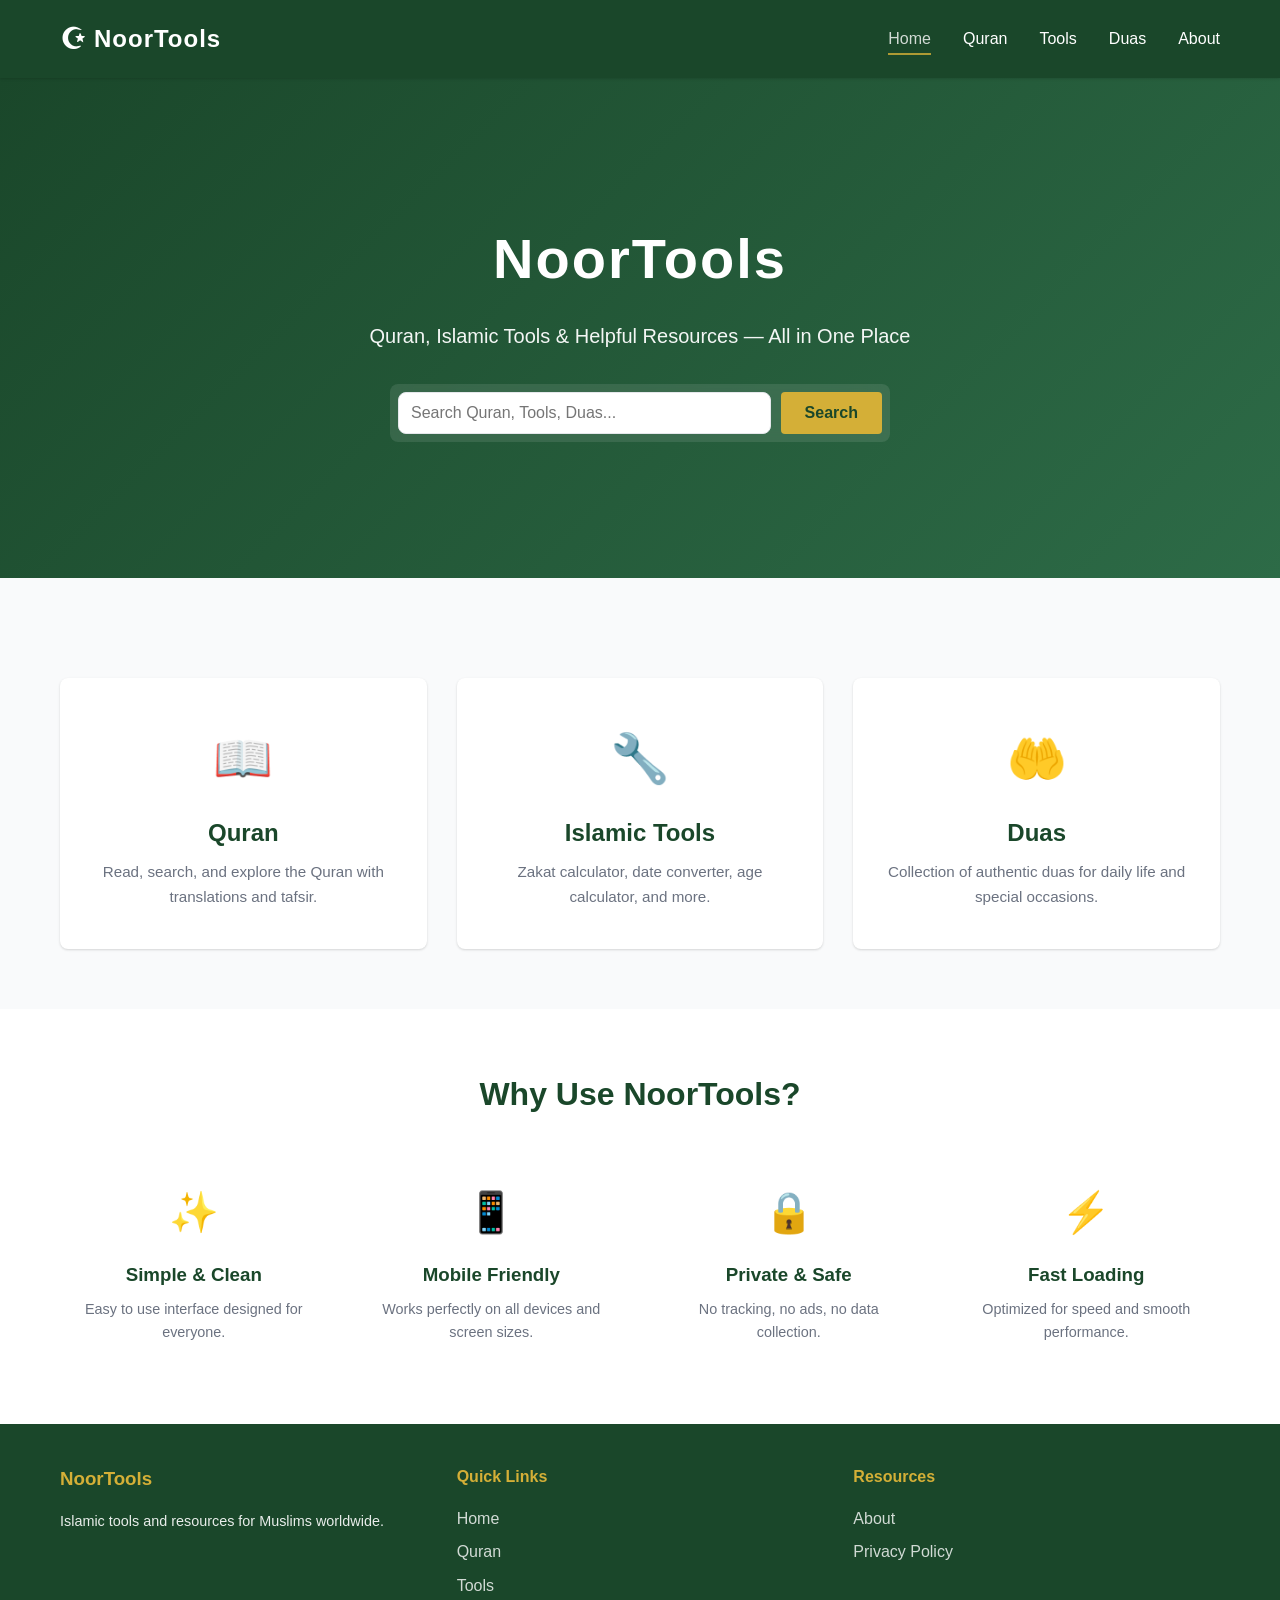
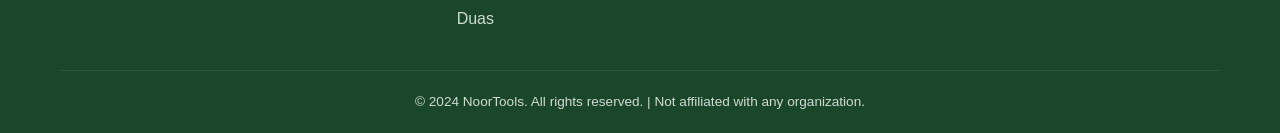
<file: index.html>
<!DOCTYPE html>
<html lang="en">
<head>
    <meta charset="UTF-8">
    <meta name="viewport" content="width=device-width, initial-scale=1.0">
    <meta name="description" content="NoorTools - Quran, Islamic Tools & Helpful Resources. Access Quran, Islamic calculators, duas, and daily Islamic utilities all in one place.">
    <meta name="theme-color" content="#1a472a">
    
    <!-- Open Graph -->
    <meta property="og:title" content="NoorTools - Islamic Tools & Quran Resources">
    <meta property="og:description" content="Access Quran, Islamic calculators, duas, and helpful Islamic utilities.">
    <meta property="og:type" content="website">
    <meta property="og:url" content="https://noortools.com">
    
    <title>NoorTools - Quran, Islamic Tools & Helpful Resources</title>
    <link rel="stylesheet" href="css/style.css">
    <link rel="icon" type="image/svg+xml" href="data:image/svg+xml,<svg xmlns='http://www.w3.org/2000/svg' viewBox='0 0 100 100'><text y='75' font-size='75' fill='%231a472a'>☪</text></svg>">
</head>
<body>
    <!-- Navigation -->
    <nav class="navbar" id="navbar">
        <div class="nav-container">
            <div class="nav-brand">
                <span class="logo-icon">☪</span>
                <span class="logo-text">NoorTools</span>
            </div>
            
            <button class="mobile-menu-btn" id="mobileMenuBtn" aria-label="Toggle menu">
                <span></span>
                <span></span>
                <span></span>
            </button>
            
            <ul class="nav-menu" id="navMenu">
                <li><a href="index.html" class="active">Home</a></li>
                <li><a href="quran.html">Quran</a></li>
                <li><a href="tools.html">Tools</a></li>
                <li><a href="duas.html">Duas</a></li>
                <li><a href="about.html">About</a></li>
            </ul>
        </div>
    </nav>

    <!-- Hero Section -->
    <section class="hero">
        <div class="hero-content">
            <h1>NoorTools</h1>
            <p class="tagline">Quran, Islamic Tools & Helpful Resources — All in One Place</p>
            <div class="search-box">
                <input type="text" id="homeSearch" placeholder="Search Quran, Tools, Duas..." aria-label="Search">
                <button id="homeSearchBtn" aria-label="Search">Search</button>
            </div>
        </div>
    </section>

    <!-- Feature Cards -->
    <section class="features">
        <div class="container">
            <div class="features-grid">
                <!-- Quran Card -->
                <a href="quran.html" class="feature-card" role="button">
                    <div class="card-icon">📖</div>
                    <h2>Quran</h2>
                    <p>Read, search, and explore the Quran with translations and tafsir.</p>
                </a>

                <!-- Islamic Tools Card -->
                <a href="tools.html" class="feature-card" role="button">
                    <div class="card-icon">🔧</div>
                    <h2>Islamic Tools</h2>
                    <p>Zakat calculator, date converter, age calculator, and more.</p>
                </a>

                <!-- Duas Card -->
                <a href="duas.html" class="feature-card" role="button">
                    <div class="card-icon">🤲</div>
                    <h2>Duas</h2>
                    <p>Collection of authentic duas for daily life and special occasions.</p>
                </a>
            </div>
        </div>
    </section>

    <!-- Quick Info Section -->
    <section class="quick-info">
        <div class="container">
            <h2>Why Use NoorTools?</h2>
            <div class="info-grid">
                <div class="info-item">
                    <span class="info-icon">✨</span>
                    <h3>Simple & Clean</h3>
                    <p>Easy to use interface designed for everyone.</p>
                </div>
                <div class="info-item">
                    <span class="info-icon">📱</span>
                    <h3>Mobile Friendly</h3>
                    <p>Works perfectly on all devices and screen sizes.</p>
                </div>
                <div class="info-item">
                    <span class="info-icon">🔒</span>
                    <h3>Private & Safe</h3>
                    <p>No tracking, no ads, no data collection.</p>
                </div>
                <div class="info-item">
                    <span class="info-icon">⚡</span>
                    <h3>Fast Loading</h3>
                    <p>Optimized for speed and smooth performance.</p>
                </div>
            </div>
        </div>
    </section>

    <!-- Footer -->
    <footer>
        <div class="container">
            <div class="footer-content">
                <div class="footer-section">
                    <h3>NoorTools</h3>
                    <p>Islamic tools and resources for Muslims worldwide.</p>
                </div>
                <div class="footer-section">
                    <h4>Quick Links</h4>
                    <ul>
                        <li><a href="index.html">Home</a></li>
                        <li><a href="quran.html">Quran</a></li>
                        <li><a href="tools.html">Tools</a></li>
                        <li><a href="duas.html">Duas</a></li>
                    </ul>
                </div>
                <div class="footer-section">
                    <h4>Resources</h4>
                    <ul>
                        <li><a href="about.html">About</a></li>
                        <li><a href="privacy.html">Privacy Policy</a></li>
                    </ul>
                </div>
            </div>
            <div class="footer-bottom">
                <p>&copy; 2024 NoorTools. All rights reserved. | Not affiliated with any organization.</p>
            </div>
        </div>
    </footer>

    <script src="js/navigation.js"></script>
    <script src="js/search.js"></script>
</body>
</html>
</file>
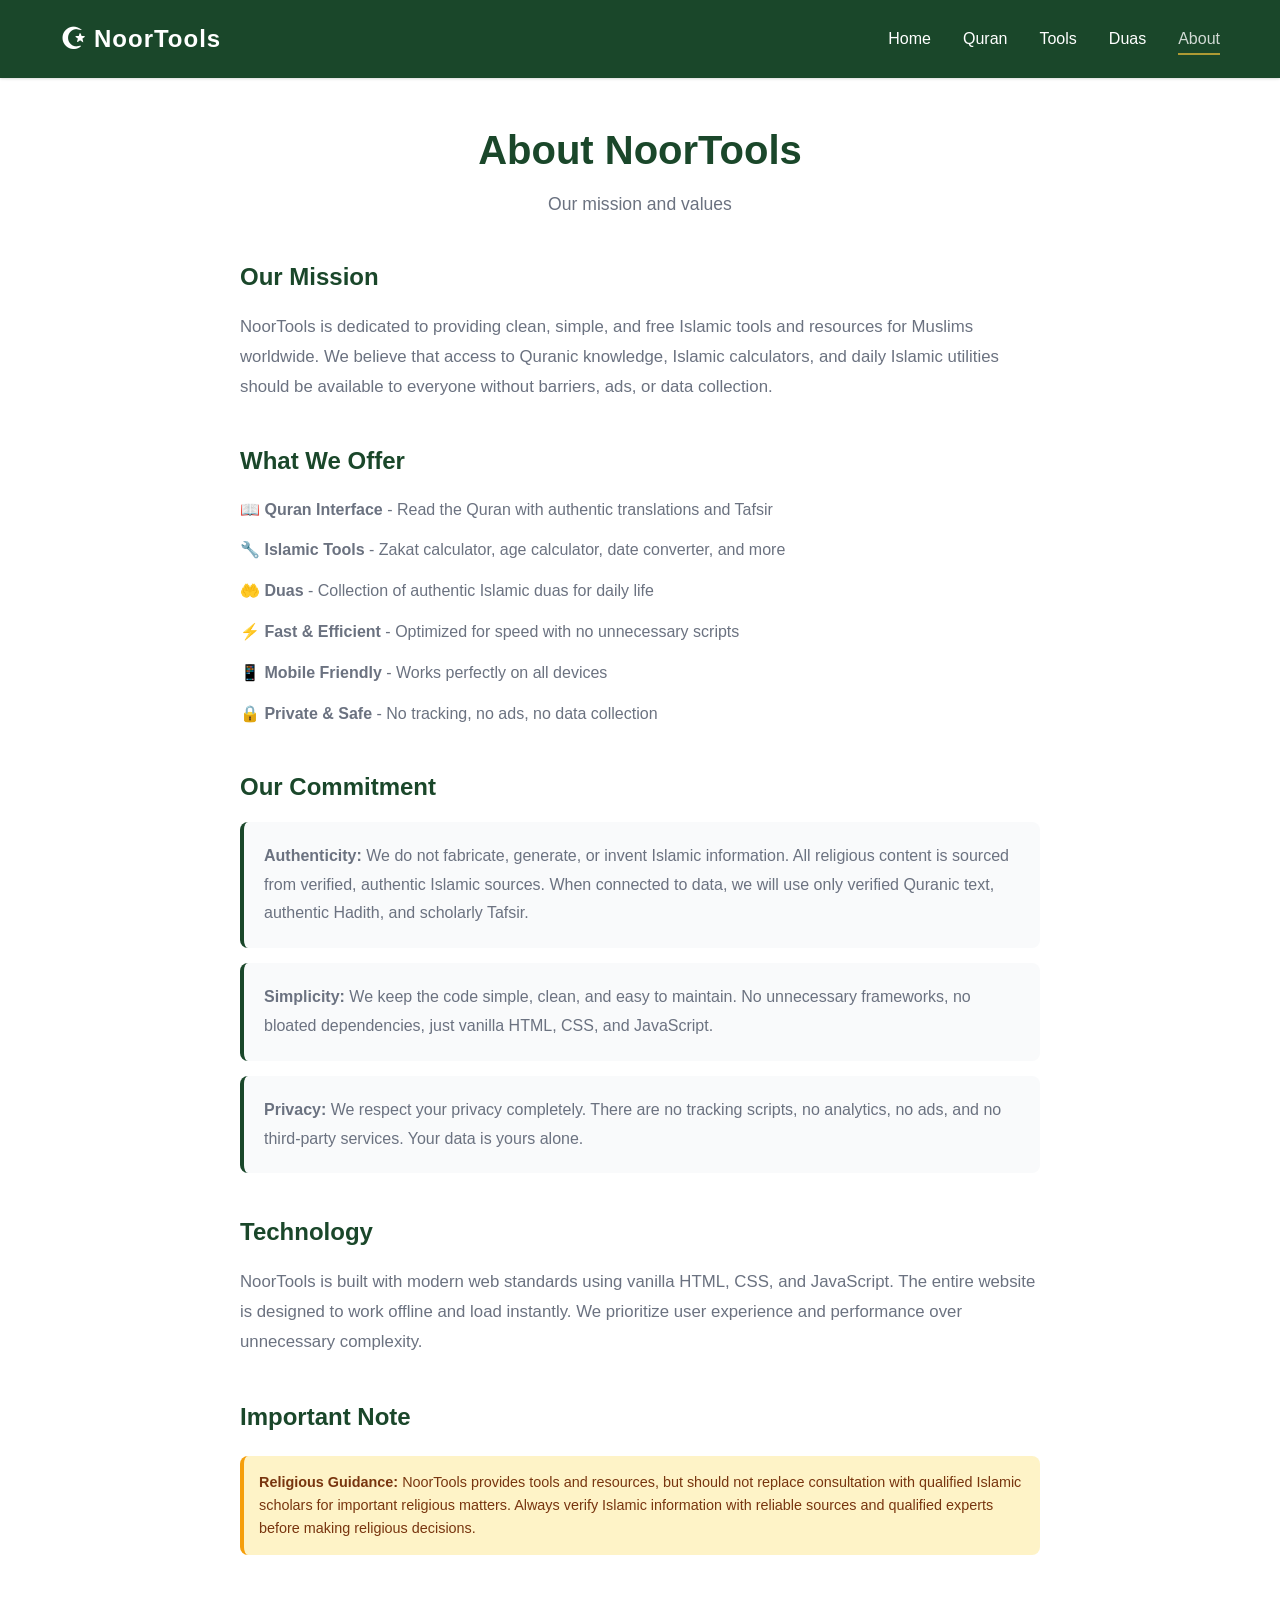
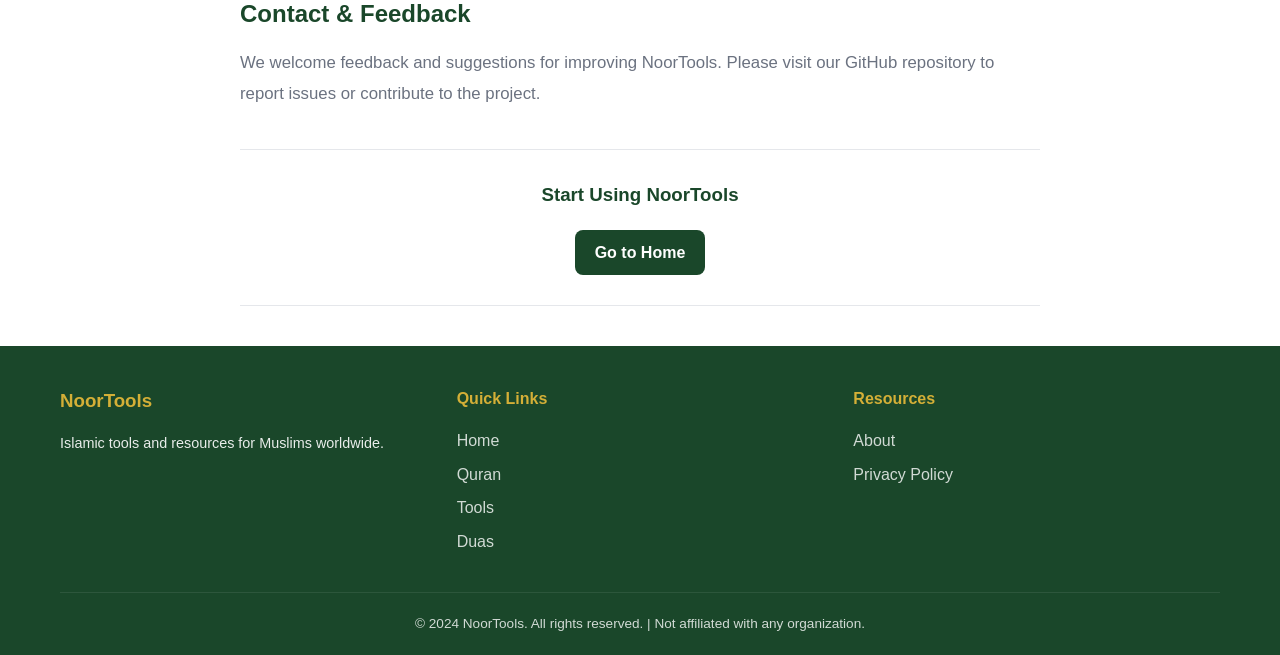
<file: about.html>
<!DOCTYPE html>
<html lang="en">
<head>
    <meta charset="UTF-8">
    <meta name="viewport" content="width=device-width, initial-scale=1.0">
    <meta name="description" content="About NoorTools - Learn about our mission to provide clean, free Islamic tools and resources for Muslims worldwide.">
    <meta name="theme-color" content="#1a472a">
    
    <meta property="og:title" content="About NoorTools">
    <meta property="og:description" content="About NoorTools - Islamic tools and resources for Muslims.">
    <meta property="og:type" content="website">
    
    <title>About - NoorTools</title>
    <link rel="stylesheet" href="css/style.css">
    <link rel="icon" type="image/svg+xml" href="data:image/svg+xml,<svg xmlns='http://www.w3.org/2000/svg' viewBox='0 0 100 100'><text y='75' font-size='75' fill='%231a472a'>☪</text></svg>">
</head>
<body>
    <nav class="navbar" id="navbar">
        <div class="nav-container">
            <div class="nav-brand">
                <span class="logo-icon">☪</span>
                <span class="logo-text">NoorTools</span>
            </div>
            
            <button class="mobile-menu-btn" id="mobileMenuBtn" aria-label="Toggle menu">
                <span></span>
                <span></span>
                <span></span>
            </button>
            
            <ul class="nav-menu" id="navMenu">
                <li><a href="index.html">Home</a></li>
                <li><a href="quran.html">Quran</a></li>
                <li><a href="tools.html">Tools</a></li>
                <li><a href="duas.html">Duas</a></li>
                <li><a href="about.html" class="active">About</a></li>
            </ul>
        </div>
    </nav>

    <div class="page-content">
        <div class="container">
            <div class="page-header">
                <h1>About NoorTools</h1>
                <p>Our mission and values</p>
            </div>

            <div style="max-width: 800px; margin: 0 auto;">
                <section style="margin-bottom: 40px;">
                    <h2 style="color: #1a472a; margin-bottom: 15px;">Our Mission</h2>
                    <p style="color: #6b7280; line-height: 1.8; font-size: 1.05rem;">
                        NoorTools is dedicated to providing clean, simple, and free Islamic tools and resources for Muslims worldwide. 
                        We believe that access to Quranic knowledge, Islamic calculators, and daily Islamic utilities should be available to everyone 
                        without barriers, ads, or data collection.
                    </p>
                </section>

                <section style="margin-bottom: 40px;">
                    <h2 style="color: #1a472a; margin-bottom: 15px;">What We Offer</h2>
                    <ul style="color: #6b7280; line-height: 1.8; font-size: 1rem; list-style: none; padding-left: 0;">
                        <li style="margin-bottom: 12px;"><strong>📖 Quran Interface</strong> - Read the Quran with authentic translations and Tafsir</li>
                        <li style="margin-bottom: 12px;"><strong>🔧 Islamic Tools</strong> - Zakat calculator, age calculator, date converter, and more</li>
                        <li style="margin-bottom: 12px;"><strong>🤲 Duas</strong> - Collection of authentic Islamic duas for daily life</li>
                        <li style="margin-bottom: 12px;"><strong>⚡ Fast & Efficient</strong> - Optimized for speed with no unnecessary scripts</li>
                        <li style="margin-bottom: 12px;"><strong>📱 Mobile Friendly</strong> - Works perfectly on all devices</li>
                        <li style="margin-bottom: 12px;"><strong>🔒 Private & Safe</strong> - No tracking, no ads, no data collection</li>
                    </ul>
                </section>

                <section style="margin-bottom: 40px;">
                    <h2 style="color: #1a472a; margin-bottom: 15px;">Our Commitment</h2>
                    <div style="background: #f9fafb; padding: 20px; border-left: 4px solid #1a472a; border-radius: 8px;">
                        <p style="color: #6b7280; line-height: 1.8; margin: 0;">
                            <strong>Authenticity:</strong> We do not fabricate, generate, or invent Islamic information. 
                            All religious content is sourced from verified, authentic Islamic sources. When connected to data, 
                            we will use only verified Quranic text, authentic Hadith, and scholarly Tafsir.
                        </p>
                    </div>
                    <div style="background: #f9fafb; padding: 20px; border-left: 4px solid #1a472a; border-radius: 8px; margin-top: 15px;">
                        <p style="color: #6b7280; line-height: 1.8; margin: 0;">
                            <strong>Simplicity:</strong> We keep the code simple, clean, and easy to maintain. 
                            No unnecessary frameworks, no bloated dependencies, just vanilla HTML, CSS, and JavaScript.
                        </p>
                    </div>
                    <div style="background: #f9fafb; padding: 20px; border-left: 4px solid #1a472a; border-radius: 8px; margin-top: 15px;">
                        <p style="color: #6b7280; line-height: 1.8; margin: 0;">
                            <strong>Privacy:</strong> We respect your privacy completely. There are no tracking scripts, 
                            no analytics, no ads, and no third-party services. Your data is yours alone.
                        </p>
                    </div>
                </section>

                <section style="margin-bottom: 40px;">
                    <h2 style="color: #1a472a; margin-bottom: 15px;">Technology</h2>
                    <p style="color: #6b7280; line-height: 1.8; font-size: 1.05rem;">
                        NoorTools is built with modern web standards using vanilla HTML, CSS, and JavaScript. 
                        The entire website is designed to work offline and load instantly. We prioritize user experience 
                        and performance over unnecessary complexity.
                    </p>
                </section>

                <section style="margin-bottom: 40px;">
                    <h2 style="color: #1a472a; margin-bottom: 15px;">Important Note</h2>
                    <div class="info-note">
                        <strong>Religious Guidance:</strong> NoorTools provides tools and resources, but should not replace 
                        consultation with qualified Islamic scholars for important religious matters. Always verify Islamic 
                        information with reliable sources and qualified experts before making religious decisions.
                    </div>
                </section>

                <section style="margin-bottom: 40px;">
                    <h2 style="color: #1a472a; margin-bottom: 15px;">Contact & Feedback</h2>
                    <p style="color: #6b7280; line-height: 1.8; font-size: 1.05rem;">
                        We welcome feedback and suggestions for improving NoorTools. Please visit our GitHub repository 
                        to report issues or contribute to the project.
                    </p>
                </section>

                <div style="text-align: center; padding: 30px 0; border-top: 1px solid #e5e7eb; border-bottom: 1px solid #e5e7eb;">
                    <h3 style="color: #1a472a; margin-bottom: 20px;">Start Using NoorTools</h3>
                    <a href="index.html" class="btn" style="display: inline-block;">Go to Home</a>
                </div>
            </div>
        </div>
    </div>

    <footer>
        <div class="container">
            <div class="footer-content">
                <div class="footer-section">
                    <h3>NoorTools</h3>
                    <p>Islamic tools and resources for Muslims worldwide.</p>
                </div>
                <div class="footer-section">
                    <h4>Quick Links</h4>
                    <ul>
                        <li><a href="index.html">Home</a></li>
                        <li><a href="quran.html">Quran</a></li>
                        <li><a href="tools.html">Tools</a></li>
                        <li><a href="duas.html">Duas</a></li>
                    </ul>
                </div>
                <div class="footer-section">
                    <h4>Resources</h4>
                    <ul>
                        <li><a href="about.html">About</a></li>
                        <li><a href="privacy.html">Privacy Policy</a></li>
                    </ul>
                </div>
            </div>
            <div class="footer-bottom">
                <p>&copy; 2024 NoorTools. All rights reserved. | Not affiliated with any organization.</p>
            </div>
        </div>
    </footer>

    <script src="js/navigation.js"></script>
</body>
</html>
</file>
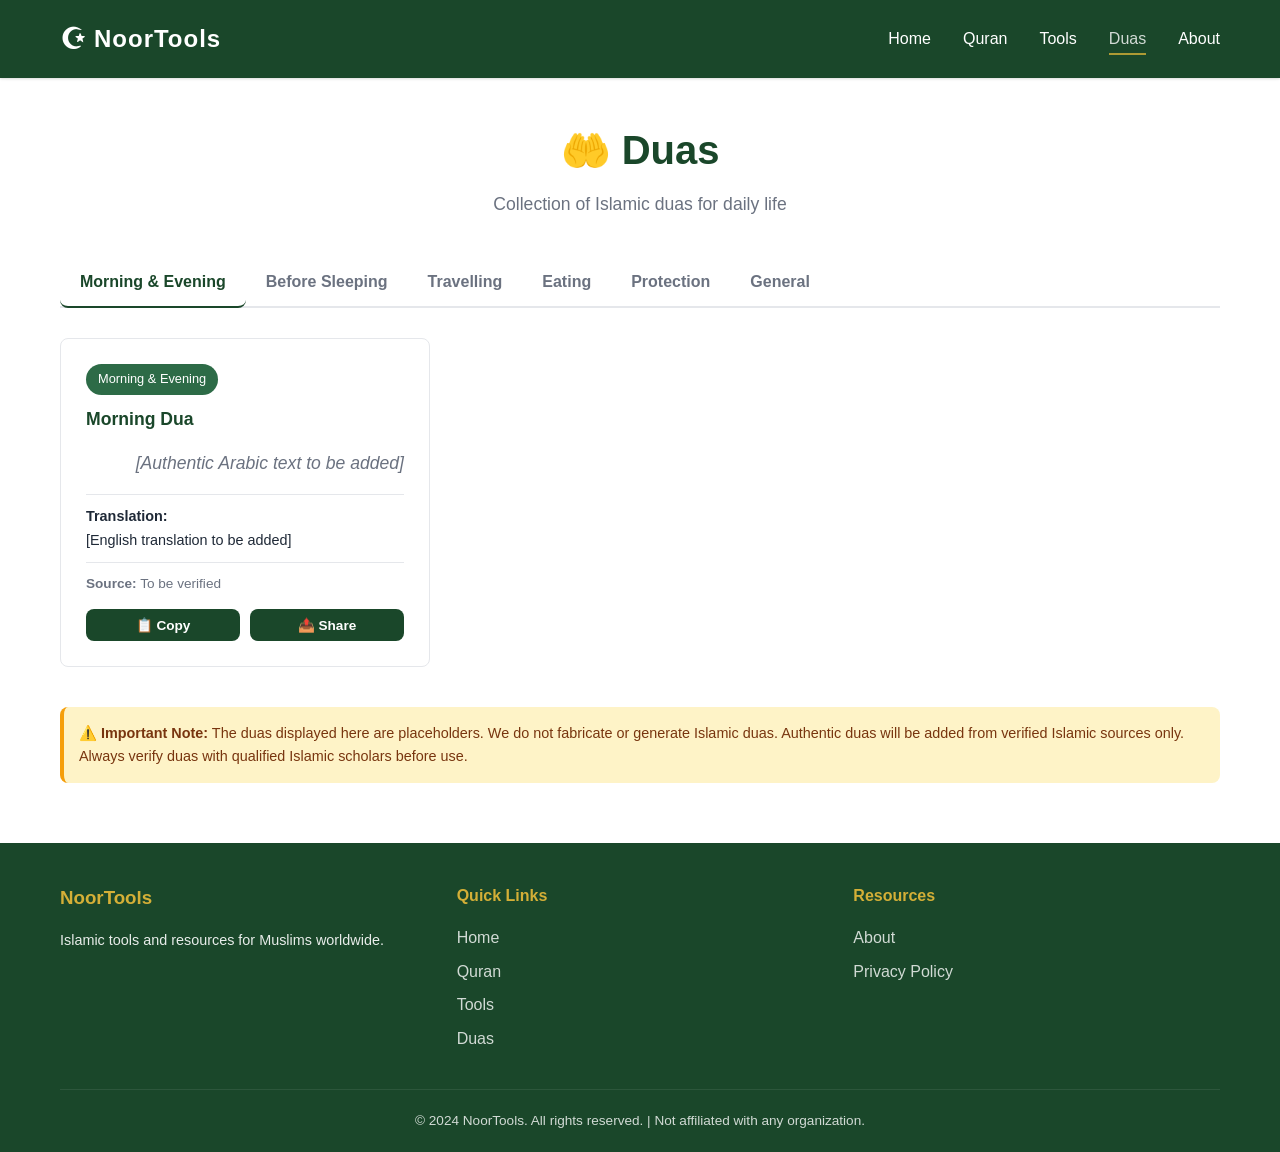
<file: duas.html>
<!DOCTYPE html>
<html lang="en">
<head>
    <meta charset="UTF-8">
    <meta name="viewport" content="width=device-width, initial-scale=1.0">
    <meta name="description" content="Collection of authentic Islamic duas for daily life, morning, evening, and special occasions on NoorTools.">
    <meta name="theme-color" content="#1a472a">
    
    <meta property="og:title" content="Duas - NoorTools">
    <meta property="og:description" content="Islamic duas for morning, evening, eating, traveling, protection, and more.">
    <meta property="og:type" content="website">
    
    <title>Duas - NoorTools</title>
    <link rel="stylesheet" href="css/style.css">
    <link rel="icon" type="image/svg+xml" href="data:image/svg+xml,<svg xmlns='http://www.w3.org/2000/svg' viewBox='0 0 100 100'><text y='75' font-size='75' fill='%231a472a'>☪</text></svg>">
</head>
<body>
    <nav class="navbar" id="navbar">
        <div class="nav-container">
            <div class="nav-brand">
                <span class="logo-icon">☪</span>
                <span class="logo-text">NoorTools</span>
            </div>
            
            <button class="mobile-menu-btn" id="mobileMenuBtn" aria-label="Toggle menu">
                <span></span>
                <span></span>
                <span></span>
            </button>
            
            <ul class="nav-menu" id="navMenu">
                <li><a href="index.html">Home</a></li>
                <li><a href="quran.html">Quran</a></li>
                <li><a href="tools.html">Tools</a></li>
                <li><a href="duas.html" class="active">Duas</a></li>
                <li><a href="about.html">About</a></li>
            </ul>
        </div>
    </nav>

    <div class="page-content">
        <div class="container">
            <div class="page-header">
                <h1>🤲 Duas</h1>
                <p>Collection of Islamic duas for daily life</p>
            </div>

            <div style="margin-bottom: 30px;">
                <div class="tabs" id="duasTabs">
                    <button class="tab-btn active" data-category="morning">Morning & Evening</button>
                    <button class="tab-btn" data-category="sleep">Before Sleeping</button>
                    <button class="tab-btn" data-category="travel">Travelling</button>
                    <button class="tab-btn" data-category="eating">Eating</button>
                    <button class="tab-btn" data-category="protection">Protection</button>
                    <button class="tab-btn" data-category="general">General</button>
                </div>
            </div>

            <div class="duas-grid" id="duasContainer">
                <!-- Populated by JavaScript -->
            </div>

            <div class="info-note" style="margin-top: 40px;">
                <strong>⚠️ Important Note:</strong> The duas displayed here are placeholders. We do not fabricate or generate Islamic duas. Authentic duas will be added from verified Islamic sources only. Always verify duas with qualified Islamic scholars before use.
            </div>
        </div>
    </div>

    <footer>
        <div class="container">
            <div class="footer-content">
                <div class="footer-section">
                    <h3>NoorTools</h3>
                    <p>Islamic tools and resources for Muslims worldwide.</p>
                </div>
                <div class="footer-section">
                    <h4>Quick Links</h4>
                    <ul>
                        <li><a href="index.html">Home</a></li>
                        <li><a href="quran.html">Quran</a></li>
                        <li><a href="tools.html">Tools</a></li>
                        <li><a href="duas.html">Duas</a></li>
                    </ul>
                </div>
                <div class="footer-section">
                    <h4>Resources</h4>
                    <ul>
                        <li><a href="about.html">About</a></li>
                        <li><a href="privacy.html">Privacy Policy</a></li>
                    </ul>
                </div>
            </div>
            <div class="footer-bottom">
                <p>&copy; 2024 NoorTools. All rights reserved. | Not affiliated with any organization.</p>
            </div>
        </div>
    </footer>

    <script src="js/navigation.js"></script>
    <script src="js/duas.js"></script>
</body>
</html>
</file>
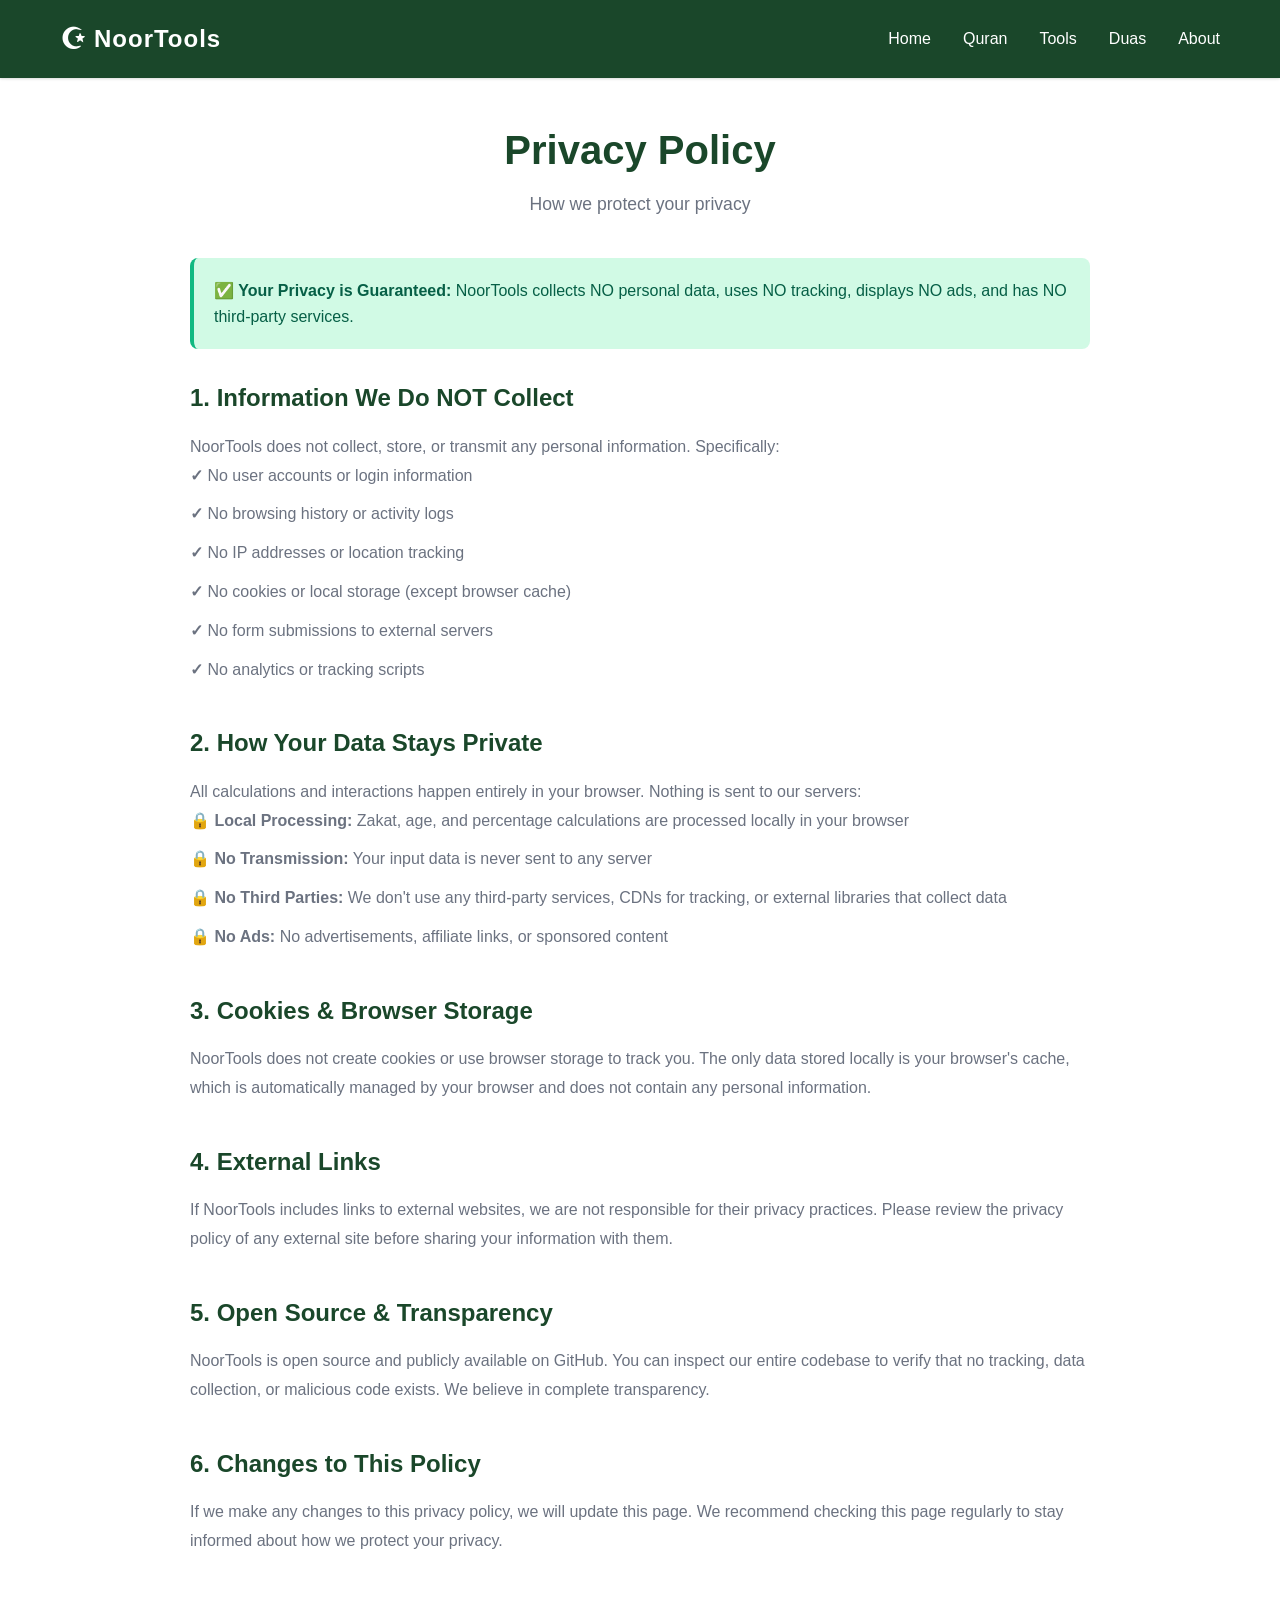
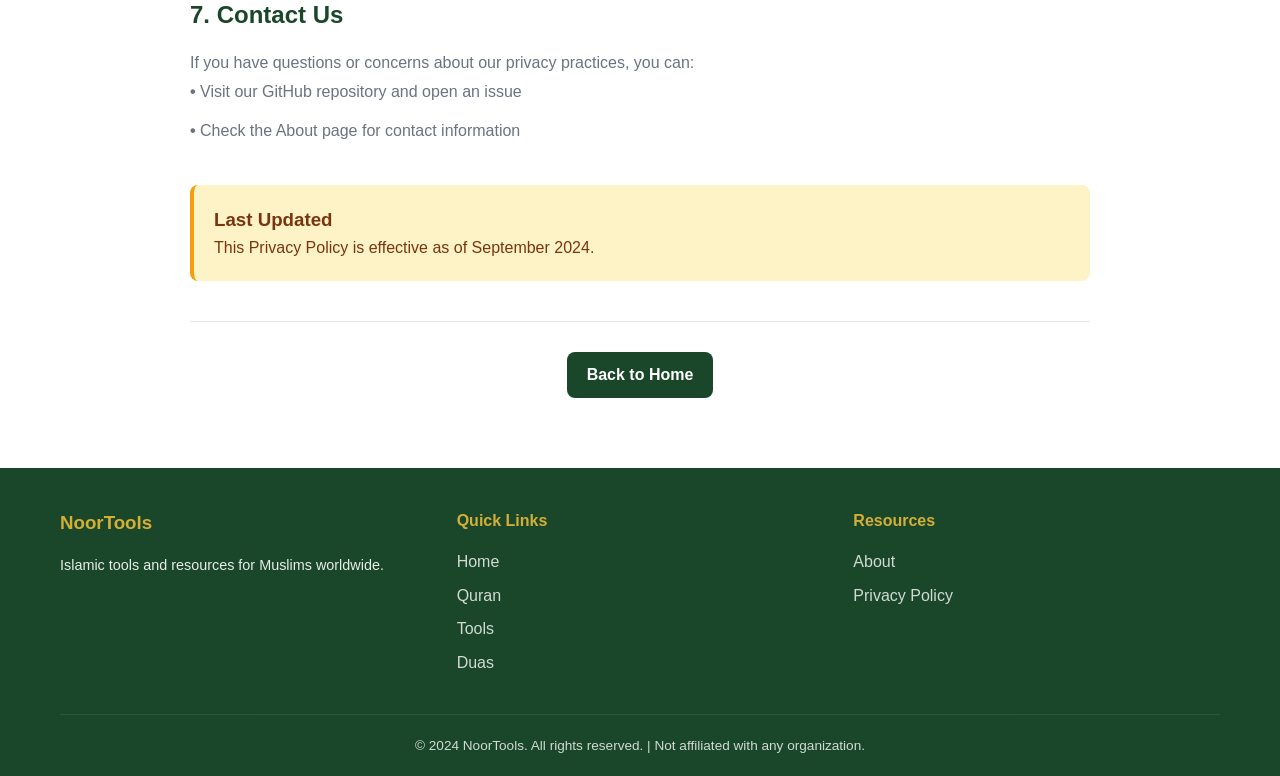
<file: privacy.html>
<!DOCTYPE html>
<html lang="en">
<head>
    <meta charset="UTF-8">
    <meta name="viewport" content="width=device-width, initial-scale=1.0">
    <meta name="description" content="Privacy Policy for NoorTools - Your data is completely private and safe.">
    <meta name="theme-color" content="#1a472a">
    
    <meta property="og:title" content="Privacy Policy - NoorTools">
    <meta property="og:description" content="NoorTools Privacy Policy - No tracking, no ads, no data collection.">
    <meta property="og:type" content="website">
    
    <title>Privacy Policy - NoorTools</title>
    <link rel="stylesheet" href="css/style.css">
    <link rel="icon" type="image/svg+xml" href="data:image/svg+xml,<svg xmlns='http://www.w3.org/2000/svg' viewBox='0 0 100 100'><text y='75' font-size='75' fill='%231a472a'>☪</text></svg>">
</head>
<body>
    <nav class="navbar" id="navbar">
        <div class="nav-container">
            <div class="nav-brand">
                <span class="logo-icon">☪</span>
                <span class="logo-text">NoorTools</span>
            </div>
            
            <button class="mobile-menu-btn" id="mobileMenuBtn" aria-label="Toggle menu">
                <span></span>
                <span></span>
                <span></span>
            </button>
            
            <ul class="nav-menu" id="navMenu">
                <li><a href="index.html">Home</a></li>
                <li><a href="quran.html">Quran</a></li>
                <li><a href="tools.html">Tools</a></li>
                <li><a href="duas.html">Duas</a></li>
                <li><a href="about.html">About</a></li>
            </ul>
        </div>
    </nav>

    <div class="page-content">
        <div class="container">
            <div class="page-header">
                <h1>Privacy Policy</h1>
                <p>How we protect your privacy</p>
            </div>

            <div style="max-width: 900px; margin: 0 auto;">
                <div style="background: #d1fae5; border-left: 4px solid #10b981; padding: 20px; border-radius: 8px; margin-bottom: 30px;">
                    <p style="color: #065f46; margin: 0;"><strong>✅ Your Privacy is Guaranteed:</strong> NoorTools collects NO personal data, uses NO tracking, displays NO ads, and has NO third-party services.</p>
                </div>

                <section style="margin-bottom: 40px;">
                    <h2 style="color: #1a472a; margin-bottom: 15px;">1. Information We Do NOT Collect</h2>
                    <p style="color: #6b7280; line-height: 1.8;">
                        NoorTools does not collect, store, or transmit any personal information. Specifically:
                    </p>
                    <ul style="color: #6b7280; line-height: 1.8; list-style: none; padding-left: 0;">
                        <li style="margin-bottom: 10px;"><strong>✓</strong> No user accounts or login information</li>
                        <li style="margin-bottom: 10px;"><strong>✓</strong> No browsing history or activity logs</li>
                        <li style="margin-bottom: 10px;"><strong>✓</strong> No IP addresses or location tracking</li>
                        <li style="margin-bottom: 10px;"><strong>✓</strong> No cookies or local storage (except browser cache)</li>
                        <li style="margin-bottom: 10px;"><strong>✓</strong> No form submissions to external servers</li>
                        <li style="margin-bottom: 10px;"><strong>✓</strong> No analytics or tracking scripts</li>
                    </ul>
                </section>

                <section style="margin-bottom: 40px;">
                    <h2 style="color: #1a472a; margin-bottom: 15px;">2. How Your Data Stays Private</h2>
                    <p style="color: #6b7280; line-height: 1.8;">
                        All calculations and interactions happen entirely in your browser. Nothing is sent to our servers:
                    </p>
                    <ul style="color: #6b7280; line-height: 1.8; list-style: none; padding-left: 0;">
                        <li style="margin-bottom: 10px;"><strong>🔒 Local Processing:</strong> Zakat, age, and percentage calculations are processed locally in your browser</li>
                        <li style="margin-bottom: 10px;"><strong>🔒 No Transmission:</strong> Your input data is never sent to any server</li>
                        <li style="margin-bottom: 10px;"><strong>🔒 No Third Parties:</strong> We don't use any third-party services, CDNs for tracking, or external libraries that collect data</li>
                        <li style="margin-bottom: 10px;"><strong>🔒 No Ads:</strong> No advertisements, affiliate links, or sponsored content</li>
                    </ul>
                </section>

                <section style="margin-bottom: 40px;">
                    <h2 style="color: #1a472a; margin-bottom: 15px;">3. Cookies & Browser Storage</h2>
                    <p style="color: #6b7280; line-height: 1.8;">
                        NoorTools does not create cookies or use browser storage to track you. The only data stored locally is your browser's cache, 
                        which is automatically managed by your browser and does not contain any personal information.
                    </p>
                </section>

                <section style="margin-bottom: 40px;">
                    <h2 style="color: #1a472a; margin-bottom: 15px;">4. External Links</h2>
                    <p style="color: #6b7280; line-height: 1.8;">
                        If NoorTools includes links to external websites, we are not responsible for their privacy practices. 
                        Please review the privacy policy of any external site before sharing your information with them.
                    </p>
                </section>

                <section style="margin-bottom: 40px;">
                    <h2 style="color: #1a472a; margin-bottom: 15px;">5. Open Source & Transparency</h2>
                    <p style="color: #6b7280; line-height: 1.8;">
                        NoorTools is open source and publicly available on GitHub. You can inspect our entire codebase to verify 
                        that no tracking, data collection, or malicious code exists. We believe in complete transparency.
                    </p>
                </section>

                <section style="margin-bottom: 40px;">
                    <h2 style="color: #1a472a; margin-bottom: 15px;">6. Changes to This Policy</h2>
                    <p style="color: #6b7280; line-height: 1.8;">
                        If we make any changes to this privacy policy, we will update this page. We recommend checking this page 
                        regularly to stay informed about how we protect your privacy.
                    </p>
                </section>

                <section style="margin-bottom: 40px;">
                    <h2 style="color: #1a472a; margin-bottom: 15px;">7. Contact Us</h2>
                    <p style="color: #6b7280; line-height: 1.8;">
                        If you have questions or concerns about our privacy practices, you can:
                    </p>
                    <ul style="color: #6b7280; line-height: 1.8; list-style: none; padding-left: 0;">
                        <li style="margin-bottom: 10px;"><strong>•</strong> Visit our GitHub repository and open an issue</li>
                        <li style="margin-bottom: 10px;"><strong>•</strong> Check the About page for contact information</li>
                    </ul>
                </section>

                <section style="margin-bottom: 40px; background: #fef3c7; padding: 20px; border-left: 4px solid #f59e0b; border-radius: 8px;">
                    <h3 style="color: #78350f; margin-top: 0;">Last Updated</h3>
                    <p style="color: #78350f; margin-bottom: 0;">This Privacy Policy is effective as of September 2024.</p>
                </section>

                <div style="text-align: center; padding: 30px 0; border-top: 1px solid #e5e7eb;">
                    <a href="index.html" class="btn" style="display: inline-block;">Back to Home</a>
                </div>
            </div>
        </div>
    </div>

    <footer>
        <div class="container">
            <div class="footer-content">
                <div class="footer-section">
                    <h3>NoorTools</h3>
                    <p>Islamic tools and resources for Muslims worldwide.</p>
                </div>
                <div class="footer-section">
                    <h4>Quick Links</h4>
                    <ul>
                        <li><a href="index.html">Home</a></li>
                        <li><a href="quran.html">Quran</a></li>
                        <li><a href="tools.html">Tools</a></li>
                        <li><a href="duas.html">Duas</a></li>
                    </ul>
                </div>
                <div class="footer-section">
                    <h4>Resources</h4>
                    <ul>
                        <li><a href="about.html">About</a></li>
                        <li><a href="privacy.html">Privacy Policy</a></li>
                    </ul>
                </div>
            </div>
            <div class="footer-bottom">
                <p>&copy; 2024 NoorTools. All rights reserved. | Not affiliated with any organization.</p>
            </div>
        </div>
    </footer>

    <script src="js/navigation.js"></script>
</body>
</html>
</file>
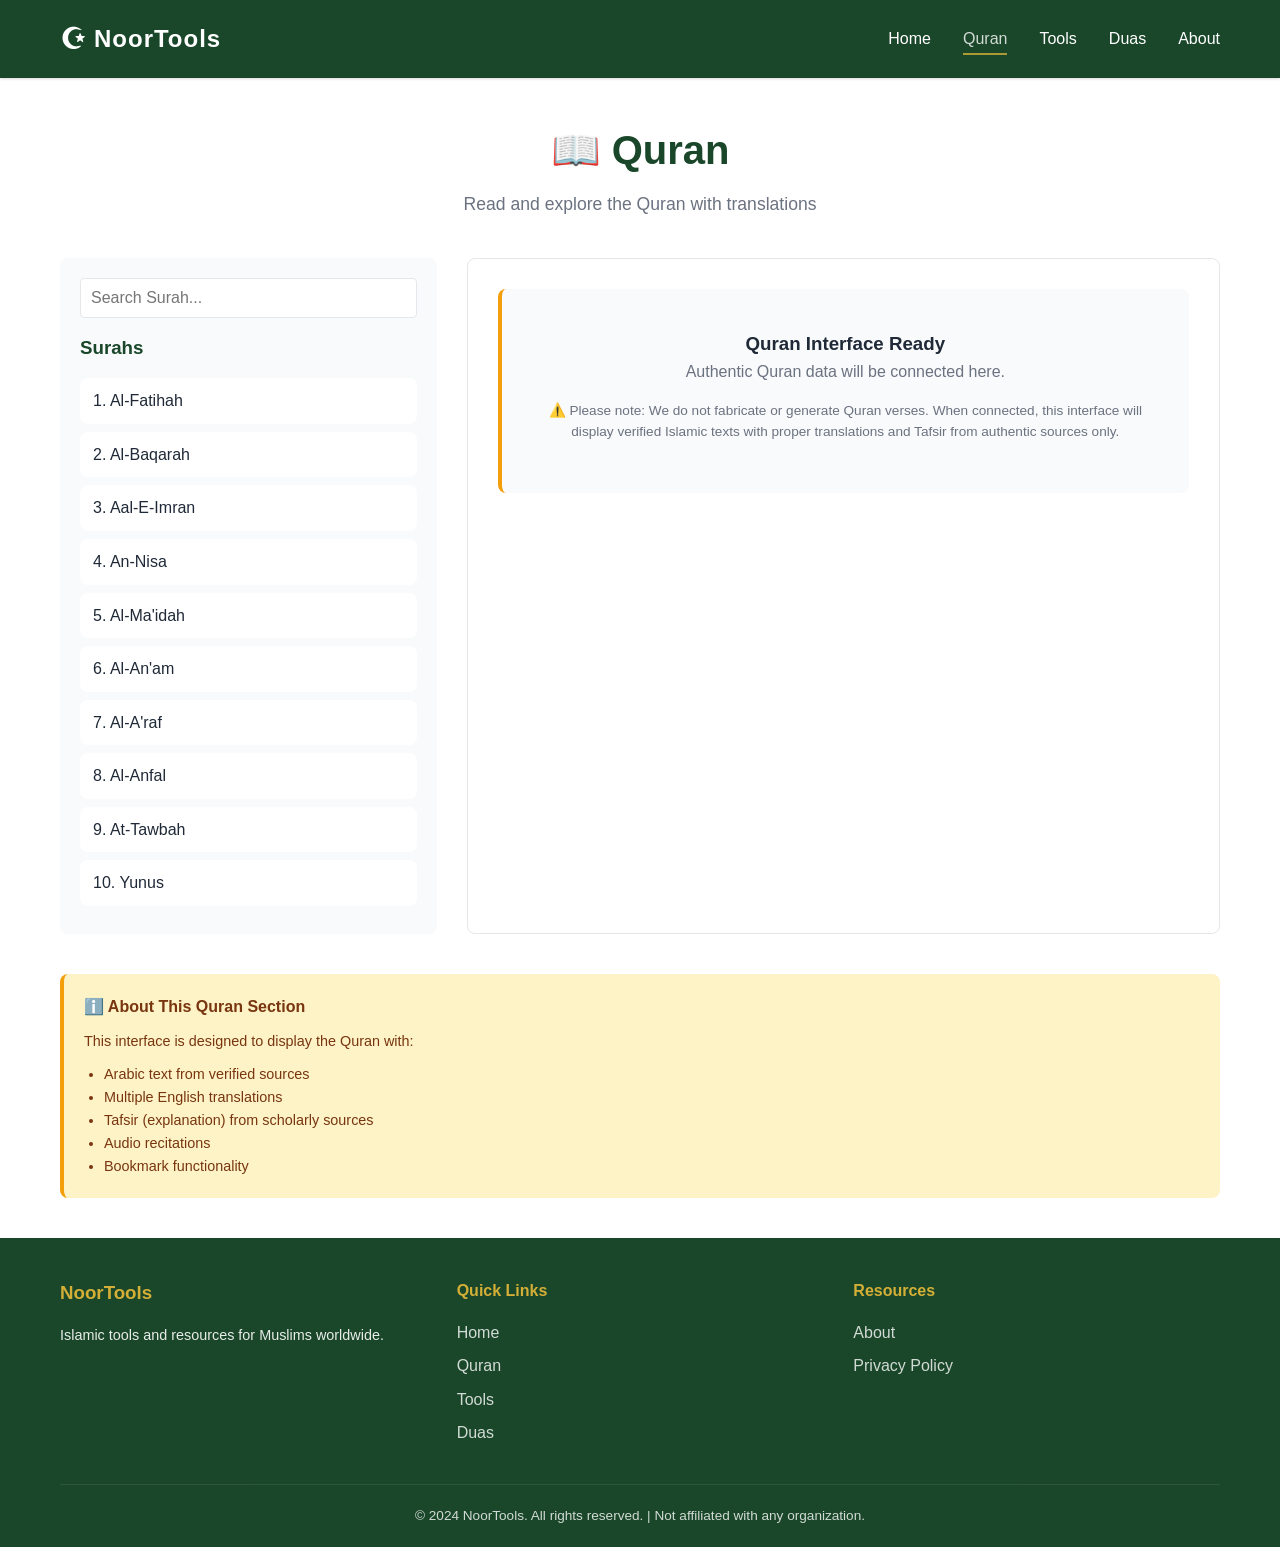
<file: quran.html>
<!DOCTYPE html>
<html lang="en">
<head>
    <meta charset="UTF-8">
    <meta name="viewport" content="width=device-width, initial-scale=1.0">
    <meta name="description" content="Read and explore the Quran with translations and tafsir on NoorTools.">
    <meta name="theme-color" content="#1a472a">
    
    <meta property="og:title" content="Quran - NoorTools">
    <meta property="og:description" content="Read the Quran with translations and tafsir.">
    <meta property="og:type" content="website">
    
    <title>Quran - NoorTools</title>
    <link rel="stylesheet" href="css/style.css">
    <link rel="icon" type="image/svg+xml" href="data:image/svg+xml,<svg xmlns='http://www.w3.org/2000/svg' viewBox='0 0 100 100'><text y='75' font-size='75' fill='%231a472a'>☪</text></svg>">
</head>
<body>
    <nav class="navbar" id="navbar">
        <div class="nav-container">
            <div class="nav-brand">
                <span class="logo-icon">☪</span>
                <span class="logo-text">NoorTools</span>
            </div>
            
            <button class="mobile-menu-btn" id="mobileMenuBtn" aria-label="Toggle menu">
                <span></span>
                <span></span>
                <span></span>
            </button>
            
            <ul class="nav-menu" id="navMenu">
                <li><a href="index.html">Home</a></li>
                <li><a href="quran.html" class="active">Quran</a></li>
                <li><a href="tools.html">Tools</a></li>
                <li><a href="duas.html">Duas</a></li>
                <li><a href="about.html">About</a></li>
            </ul>
        </div>
    </nav>

    <div class="page-content">
        <div class="container">
            <div class="page-header">
                <h1>📖 Quran</h1>
                <p>Read and explore the Quran with translations</p>
            </div>

            <div class="quran-container">
                <div class="quran-sidebar">
                    <input type="text" id="surahSearch" placeholder="Search Surah..." style="width: 100%; padding: 10px; margin-bottom: 15px; border: 1px solid #e5e7eb; border-radius: 4px;">
                    <h3>Surahs</h3>
                    <ul class="surah-list" id="surahList">
                    </ul>
                </div>

                <div class="quran-viewer">
                    <div class="placeholder-content">
                        <h3>Quran Interface Ready</h3>
                        <p>Authentic Quran data will be connected here.</p>
                        <p style="margin-top: 15px; font-size: 0.85rem;">⚠️ Please note: We do not fabricate or generate Quran verses. When connected, this interface will display verified Islamic texts with proper translations and Tafsir from authentic sources only.</p>
                    </div>
                    <div id="surahContent" style="display: none;">
                        <div class="surah-header">
                            <h2 id="surahTitle">Surah Name</h2>
                            <div class="surah-info" id="surahInfo"></div>
                        </div>
                        <div id="ayahsContainer"></div>
                    </div>
                </div>
            </div>

            <div style="margin-top: 40px; padding: 20px; background: #fef3c7; border-left: 4px solid #f59e0b; border-radius: 8px;">
                <h4 style="color: #78350f; margin-bottom: 10px;">ℹ️ About This Quran Section</h4>
                <p style="color: #78350f; font-size: 0.9rem;">This interface is designed to display the Quran with:
                    <ul style="margin-top: 10px; margin-left: 20px; color: #78350f; font-size: 0.9rem;">
                        <li>Arabic text from verified sources</li>
                        <li>Multiple English translations</li>
                        <li>Tafsir (explanation) from scholarly sources</li>
                        <li>Audio recitations</li>
                        <li>Bookmark functionality</li>
                    </ul>
                </p>
            </div>
        </div>
    </div>

    <footer>
        <div class="container">
            <div class="footer-content">
                <div class="footer-section">
                    <h3>NoorTools</h3>
                    <p>Islamic tools and resources for Muslims worldwide.</p>
                </div>
                <div class="footer-section">
                    <h4>Quick Links</h4>
                    <ul>
                        <li><a href="index.html">Home</a></li>
                        <li><a href="quran.html">Quran</a></li>
                        <li><a href="tools.html">Tools</a></li>
                        <li><a href="duas.html">Duas</a></li>
                    </ul>
                </div>
                <div class="footer-section">
                    <h4>Resources</h4>
                    <ul>
                        <li><a href="about.html">About</a></li>
                        <li><a href="privacy.html">Privacy Policy</a></li>
                    </ul>
                </div>
            </div>
            <div class="footer-bottom">
                <p>&copy; 2024 NoorTools. All rights reserved. | Not affiliated with any organization.</p>
            </div>
        </div>
    </footer>

    <script src="js/navigation.js"></script>
    <script src="js/quran.js"></script>
</body>
</html>
</file>
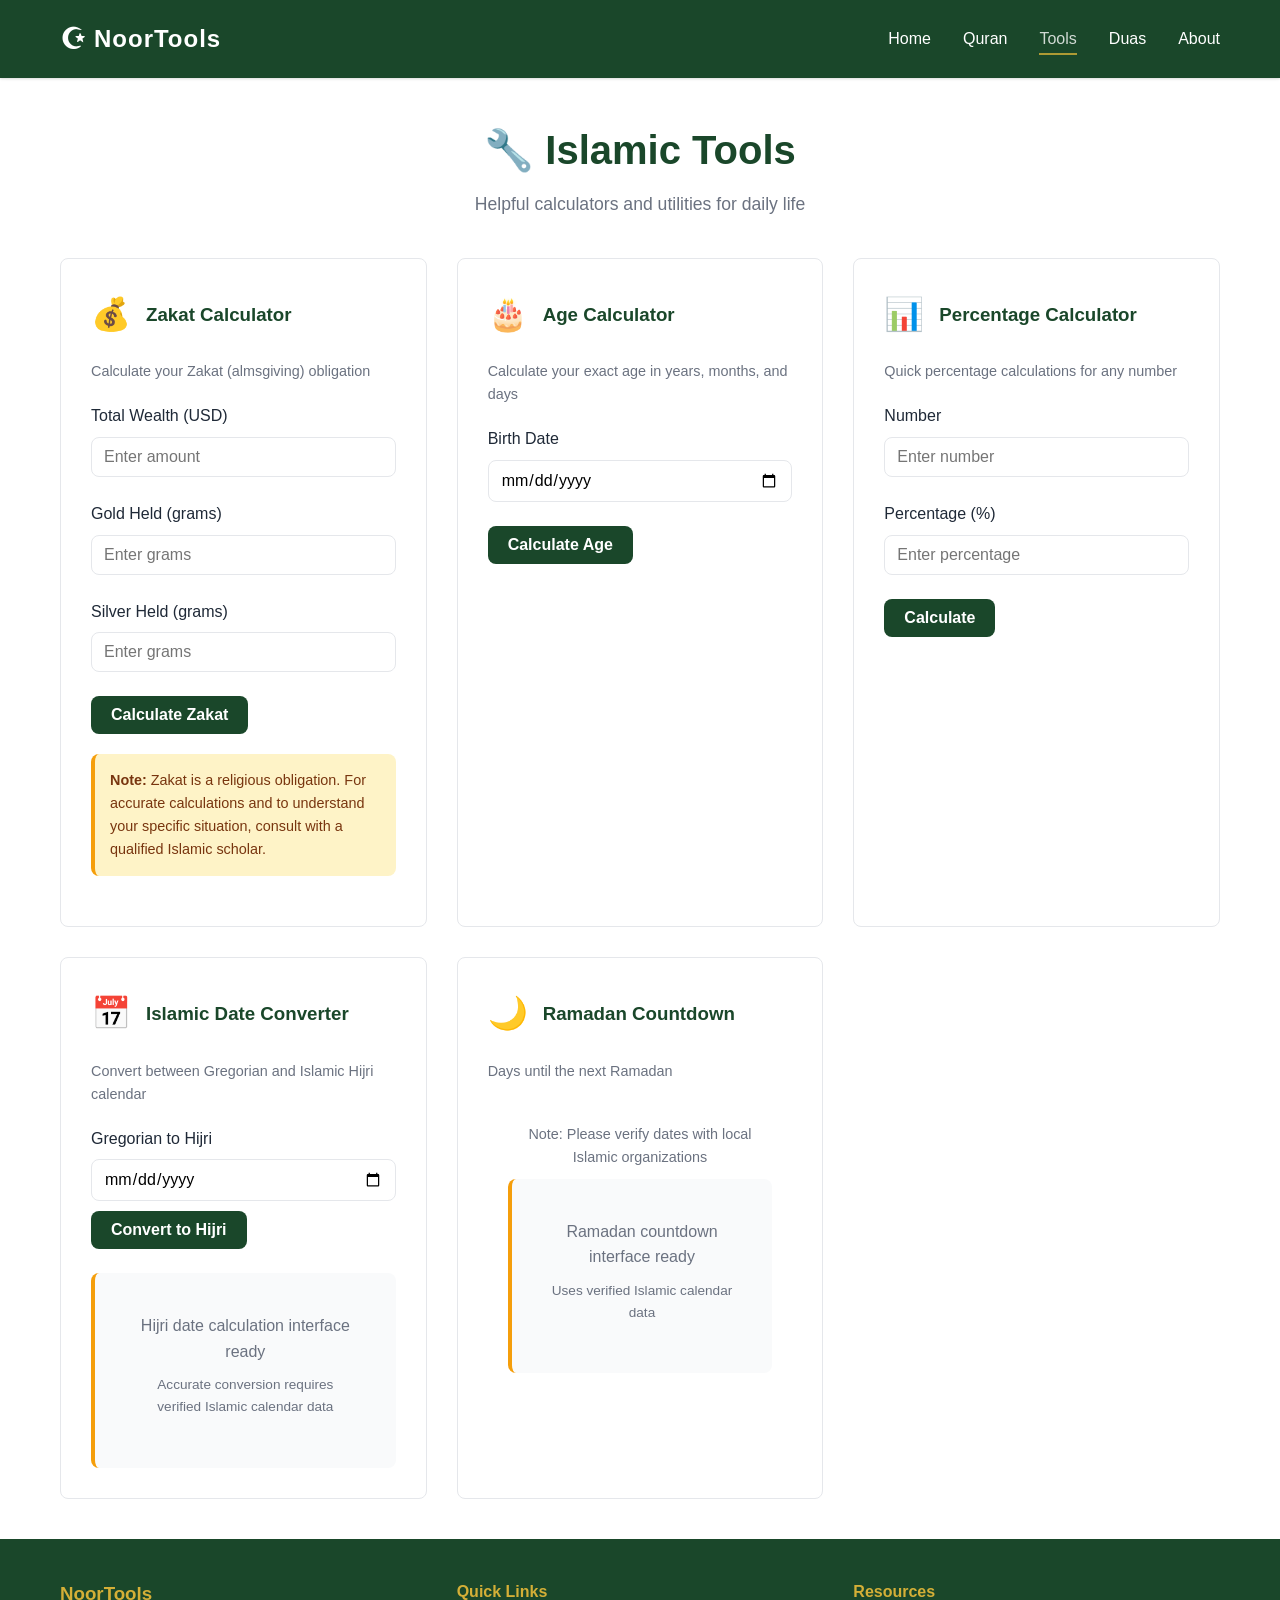
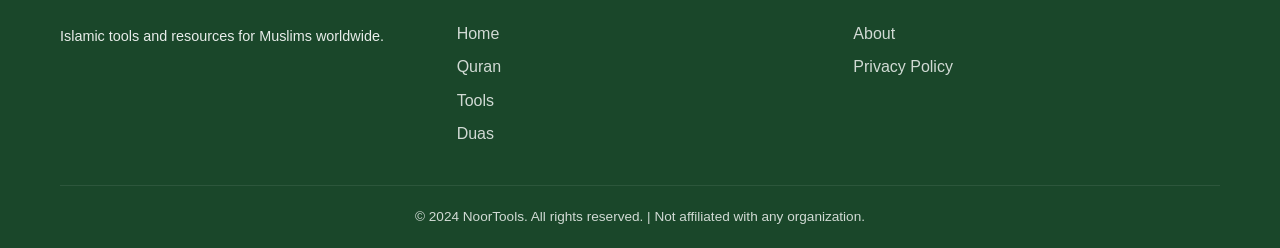
<file: tools.html>
<!DOCTYPE html>
<html lang="en">
<head>
    <meta charset="UTF-8">
    <meta name="viewport" content="width=device-width, initial-scale=1.0">
    <meta name="description" content="Islamic calculators and tools: Zakat calculator, date converter, age calculator, and more.">
    <meta name="theme-color" content="#1a472a">
    
    <meta property="og:title" content="Islamic Tools - NoorTools">
    <meta property="og:description" content="Zakat calculator, Islamic date converter, age calculator, and more tools.">
    <meta property="og:type" content="website">
    
    <title>Islamic Tools - NoorTools</title>
    <link rel="stylesheet" href="css/style.css">
    <link rel="icon" type="image/svg+xml" href="data:image/svg+xml,<svg xmlns='http://www.w3.org/2000/svg' viewBox='0 0 100 100'><text y='75' font-size='75' fill='%231a472a'>☪</text></svg>">
</head>
<body>
    <nav class="navbar" id="navbar">
        <div class="nav-container">
            <div class="nav-brand">
                <span class="logo-icon">☪</span>
                <span class="logo-text">NoorTools</span>
            </div>
            
            <button class="mobile-menu-btn" id="mobileMenuBtn" aria-label="Toggle menu">
                <span></span>
                <span></span>
                <span></span>
            </button>
            
            <ul class="nav-menu" id="navMenu">
                <li><a href="index.html">Home</a></li>
                <li><a href="quran.html">Quran</a></li>
                <li><a href="tools.html" class="active">Tools</a></li>
                <li><a href="duas.html">Duas</a></li>
                <li><a href="about.html">About</a></li>
            </ul>
        </div>
    </nav>

    <div class="page-content">
        <div class="container">
            <div class="page-header">
                <h1>🔧 Islamic Tools</h1>
                <p>Helpful calculators and utilities for daily life</p>
            </div>

            <div class="tools-grid">
                <!-- Zakat Calculator -->
                <div class="tool-card">
                    <div class="tool-header">
                        <span class="tool-icon">💰</span>
                        <h3>Zakat Calculator</h3>
                    </div>
                    <p class="tool-description">Calculate your Zakat (almsgiving) obligation</p>
                    
                    <div class="form-group">
                        <label for="zakatWealth">Total Wealth (USD)</label>
                        <input type="number" id="zakatWealth" placeholder="Enter amount" min="0" step="0.01">
                    </div>
                    
                    <div class="form-group">
                        <label for="zakatGold">Gold Held (grams)</label>
                        <input type="number" id="zakatGold" placeholder="Enter grams" min="0" step="0.1">
                    </div>
                    
                    <div class="form-group">
                        <label for="zakatSilver">Silver Held (grams)</label>
                        <input type="number" id="zakatSilver" placeholder="Enter grams" min="0" step="0.1">
                    </div>
                    
                    <button onclick="calculateZakat()">Calculate Zakat</button>
                    
                    <div id="zakatResult"></div>
                    
                    <div class="info-note">
                        <strong>Note:</strong> Zakat is a religious obligation. For accurate calculations and to understand your specific situation, consult with a qualified Islamic scholar.
                    </div>
                </div>

                <!-- Age Calculator -->
                <div class="tool-card">
                    <div class="tool-header">
                        <span class="tool-icon">🎂</span>
                        <h3>Age Calculator</h3>
                    </div>
                    <p class="tool-description">Calculate your exact age in years, months, and days</p>
                    
                    <div class="form-group">
                        <label for="birthDate">Birth Date</label>
                        <input type="date" id="birthDate">
                    </div>
                    
                    <button onclick="calculateAge()">Calculate Age</button>
                    
                    <div id="ageResult"></div>
                </div>

                <!-- Percentage Calculator -->
                <div class="tool-card">
                    <div class="tool-header">
                        <span class="tool-icon">📊</span>
                        <h3>Percentage Calculator</h3>
                    </div>
                    <p class="tool-description">Quick percentage calculations for any number</p>
                    
                    <div class="form-group">
                        <label for="percentNum">Number</label>
                        <input type="number" id="percentNum" placeholder="Enter number" step="0.01">
                    </div>
                    
                    <div class="form-group">
                        <label for="percentVal">Percentage (%)</label>
                        <input type="number" id="percentVal" placeholder="Enter percentage" step="0.01">
                    </div>
                    
                    <button onclick="calculatePercent()">Calculate</button>
                    
                    <div id="percentResult"></div>
                </div>

                <!-- Islamic Date Converter -->
                <div class="tool-card">
                    <div class="tool-header">
                        <span class="tool-icon">📅</span>
                        <h3>Islamic Date Converter</h3>
                    </div>
                    <p class="tool-description">Convert between Gregorian and Islamic Hijri calendar</p>
                    
                    <div class="form-group">
                        <label>Gregorian to Hijri</label>
                        <input type="date" id="gregorianDate">
                        <button onclick="convertToHijri()" style="margin-top: 10px;">Convert to Hijri</button>
                    </div>
                    
                    <div id="hijriResult" style="margin-top: 15px;"></div>
                    
                    <div class="placeholder-content" style="margin-top: 15px;">
                        <p>Hijri date calculation interface ready</p>
                        <p style="font-size: 0.85rem;">Accurate conversion requires verified Islamic calendar data</p>
                    </div>
                </div>

                <!-- Ramadan Countdown -->
                <div class="tool-card">
                    <div class="tool-header">
                        <span class="tool-icon">🌙</span>
                        <h3>Ramadan Countdown</h3>
                    </div>
                    <p class="tool-description">Days until the next Ramadan</p>
                    
                    <div id="ramadanCountdown" style="text-align: center; padding: 20px;">
                        <p style="font-size: 0.9rem; color: #6b7280; margin-bottom: 10px;">Note: Please verify dates with local Islamic organizations</p>
                        <div class="placeholder-content">
                            <p>Ramadan countdown interface ready</p>
                            <p style="font-size: 0.85rem;">Uses verified Islamic calendar data</p>
                        </div>
                    </div>
                </div>
            </div>
        </div>
    </div>

    <footer>
        <div class="container">
            <div class="footer-content">
                <div class="footer-section">
                    <h3>NoorTools</h3>
                    <p>Islamic tools and resources for Muslims worldwide.</p>
                </div>
                <div class="footer-section">
                    <h4>Quick Links</h4>
                    <ul>
                        <li><a href="index.html">Home</a></li>
                        <li><a href="quran.html">Quran</a></li>
                        <li><a href="tools.html">Tools</a></li>
                        <li><a href="duas.html">Duas</a></li>
                    </ul>
                </div>
                <div class="footer-section">
                    <h4>Resources</h4>
                    <ul>
                        <li><a href="about.html">About</a></li>
                        <li><a href="privacy.html">Privacy Policy</a></li>
                    </ul>
                </div>
            </div>
            <div class="footer-bottom">
                <p>&copy; 2024 NoorTools. All rights reserved. | Not affiliated with any organization.</p>
            </div>
        </div>
    </footer>

    <script src="js/navigation.js"></script>
    <script src="js/tools.js"></script>
</body>
</html>
</file>
<file: css/style.css>
:root {
    --primary-color: #1a472a;
    --primary-dark: #0f2e1a;
    --primary-light: #2d6b47;
    --secondary-color: #d4af37;
    --text-dark: #1f2937;
    --text-light: #6b7280;
    --bg-light: #f9fafb;
    --bg-white: #ffffff;
    --border-color: #e5e7eb;
    --success-color: #10b981;
    --warning-color: #f59e0b;
    --error-color: #ef4444;
    --radius: 8px;
    --shadow: 0 1px 3px rgba(0, 0, 0, 0.1), 0 1px 2px rgba(0, 0, 0, 0.06);
    --shadow-lg: 0 10px 15px -3px rgba(0, 0, 0, 0.1), 0 4px 6px -2px rgba(0, 0, 0, 0.05);
}

* {
    margin: 0;
    padding: 0;
    box-sizing: border-box;
}

html {
    scroll-behavior: smooth;
}

body {
    font-family: -apple-system, BlinkMacSystemFont, 'Segoe UI', 'Roboto', 'Oxygen', 'Ubuntu', 'Cantarell', sans-serif;
    color: var(--text-dark);
    background-color: var(--bg-white);
    line-height: 1.6;
    display: flex;
    flex-direction: column;
    min-height: 100vh;
}

.container {
    max-width: 1200px;
    margin: 0 auto;
    padding: 0 20px;
}

/* Navigation */
.navbar {
    background-color: var(--primary-color);
    color: white;
    padding: 1rem 0;
    position: sticky;
    top: 0;
    z-index: 1000;
    box-shadow: var(--shadow);
}

.nav-container {
    max-width: 1200px;
    margin: 0 auto;
    padding: 0 20px;
    display: flex;
    justify-content: space-between;
    align-items: center;
}

.nav-brand {
    display: flex;
    align-items: center;
    gap: 8px;
    font-size: 1.5rem;
    font-weight: 700;
    text-decoration: none;
    color: white;
}

.logo-icon {
    font-size: 1.8rem;
}

.logo-text {
    letter-spacing: 1px;
}

.nav-menu {
    display: flex;
    list-style: none;
    gap: 2rem;
}

.nav-menu a {
    color: white;
    text-decoration: none;
    font-weight: 500;
    transition: opacity 0.3s ease;
    position: relative;
}

.nav-menu a:hover,
.nav-menu a.active {
    opacity: 0.8;
}

.nav-menu a.active::after {
    content: '';
    position: absolute;
    bottom: -8px;
    left: 0;
    width: 100%;
    height: 2px;
    background-color: var(--secondary-color);
}

.mobile-menu-btn {
    display: none;
    flex-direction: column;
    background: none;
    border: none;
    cursor: pointer;
    gap: 5px;
}

.mobile-menu-btn span {
    width: 25px;
    height: 3px;
    background-color: white;
    border-radius: 2px;
    transition: all 0.3s ease;
}

.mobile-menu-btn.active span:nth-child(1) {
    transform: rotate(45deg) translate(8px, 8px);
}

.mobile-menu-btn.active span:nth-child(2) {
    opacity: 0;
}

.mobile-menu-btn.active span:nth-child(3) {
    transform: rotate(-45deg) translate(8px, -8px);
}

/* Hero Section */
.hero {
    background: linear-gradient(135deg, var(--primary-color) 0%, var(--primary-light) 100%);
    color: white;
    padding: 80px 20px;
    text-align: center;
    min-height: 500px;
    display: flex;
    align-items: center;
    justify-content: center;
}

.hero-content {
    max-width: 700px;
}

.hero h1 {
    font-size: 3.5rem;
    margin-bottom: 1rem;
    font-weight: 800;
    letter-spacing: 2px;
}

.tagline {
    font-size: 1.25rem;
    margin-bottom: 2rem;
    opacity: 0.95;
    font-weight: 300;
}

.search-box {
    display: flex;
    gap: 10px;
    max-width: 500px;
    margin: 0 auto;
    background: rgba(255, 255, 255, 0.1);
    padding: 8px;
    border-radius: var(--radius);
    backdrop-filter: blur(10px);
}

.search-box input {
    flex: 1;
    padding: 12px 16px;
    border: none;
    border-radius: 4px;
    background: white;
    color: var(--text-dark);
    font-size: 1rem;
    outline: none;
    transition: box-shadow 0.3s ease;
}

.search-box input:focus {
    box-shadow: 0 0 0 3px rgba(212, 175, 55, 0.2);
}

.search-box button {
    padding: 12px 24px;
    background-color: var(--secondary-color);
    color: var(--primary-color);
    border: none;
    border-radius: 4px;
    cursor: pointer;
    font-weight: 600;
    transition: opacity 0.3s ease;
}

.search-box button:hover {
    opacity: 0.9;
}

/* Features Grid */
.features {
    padding: 60px 20px;
    background-color: var(--bg-light);
}

.features-grid {
    display: grid;
    grid-template-columns: repeat(auto-fit, minmax(280px, 1fr));
    gap: 30px;
    margin-top: 40px;
}

.feature-card {
    background: white;
    padding: 40px 30px;
    border-radius: var(--radius);
    box-shadow: var(--shadow);
    text-align: center;
    text-decoration: none;
    color: inherit;
    transition: all 0.3s ease;
    cursor: pointer;
    border-top: 3px solid transparent;
}

.feature-card:hover {
    box-shadow: var(--shadow-lg);
    transform: translateY(-5px);
    border-top-color: var(--secondary-color);
}

.card-icon {
    font-size: 3rem;
    margin-bottom: 1rem;
}

.feature-card h2 {
    margin-bottom: 0.5rem;
    color: var(--primary-color);
}

.feature-card p {
    color: var(--text-light);
    font-size: 0.95rem;
}

/* Quick Info */
.quick-info {
    padding: 60px 20px;
    background-color: white;
}

.quick-info h2 {
    text-align: center;
    margin-bottom: 40px;
    color: var(--primary-color);
    font-size: 2rem;
}

.info-grid {
    display: grid;
    grid-template-columns: repeat(auto-fit, minmax(240px, 1fr));
    gap: 30px;
}

.info-item {
    text-align: center;
    padding: 20px;
}

.info-icon {
    font-size: 2.5rem;
    display: block;
    margin-bottom: 1rem;
}

.info-item h3 {
    color: var(--primary-color);
    margin-bottom: 0.5rem;
}

.info-item p {
    color: var(--text-light);
    font-size: 0.9rem;
}

/* Footer */
footer {
    background-color: var(--primary-color);
    color: white;
    padding: 40px 20px 20px;
    margin-top: auto;
}

.footer-content {
    display: grid;
    grid-template-columns: repeat(auto-fit, minmax(200px, 1fr));
    gap: 30px;
    margin-bottom: 30px;
}

.footer-section h3,
.footer-section h4 {
    margin-bottom: 1rem;
    color: var(--secondary-color);
}

.footer-section p {
    opacity: 0.9;
    font-size: 0.9rem;
}

.footer-section ul {
    list-style: none;
}

.footer-section ul li {
    margin-bottom: 0.5rem;
}

.footer-section a {
    color: white;
    text-decoration: none;
    opacity: 0.8;
    transition: opacity 0.3s ease;
}

.footer-section a:hover {
    opacity: 1;
}

.footer-bottom {
    border-top: 1px solid rgba(255, 255, 255, 0.1);
    padding-top: 20px;
    text-align: center;
    opacity: 0.8;
    font-size: 0.85rem;
}

/* Page Content */
.page-content {
    flex: 1;
    padding: 40px 20px;
}

.page-header {
    text-align: center;
    margin-bottom: 40px;
}

.page-header h1 {
    font-size: 2.5rem;
    color: var(--primary-color);
    margin-bottom: 0.5rem;
}

.page-header p {
    color: var(--text-light);
    font-size: 1.1rem;
}

/* Forms */
.form-group {
    margin-bottom: 1.5rem;
}

label {
    display: block;
    margin-bottom: 0.5rem;
    font-weight: 500;
    color: var(--text-dark);
}

input[type="text"],
input[type="number"],
input[type="email"],
input[type="date"],
select,
textarea {
    width: 100%;
    padding: 10px 12px;
    border: 1px solid var(--border-color);
    border-radius: var(--radius);
    font-size: 1rem;
    font-family: inherit;
    transition: border-color 0.3s ease, box-shadow 0.3s ease;
}

input:focus,
select:focus,
textarea:focus {
    outline: none;
    border-color: var(--primary-color);
    box-shadow: 0 0 0 3px rgba(26, 71, 42, 0.1);
}

/* Buttons */
button,
.btn {
    padding: 10px 20px;
    background-color: var(--primary-color);
    color: white;
    border: none;
    border-radius: var(--radius);
    cursor: pointer;
    font-size: 1rem;
    font-weight: 600;
    transition: all 0.3s ease;
    display: inline-block;
    text-decoration: none;
}

button:hover,
.btn:hover {
    background-color: var(--primary-light);
    transform: translateY(-2px);
    box-shadow: var(--shadow-lg);
}

button:active,
.btn:active {
    transform: translateY(0);
}

.btn-secondary {
    background-color: var(--secondary-color);
    color: var(--primary-color);
}

.btn-secondary:hover {
    background-color: #d4a835;
}

.btn-small {
    padding: 8px 16px;
    font-size: 0.9rem;
}

/* Results Box */
.result-box {
    background-color: var(--bg-light);
    border-left: 4px solid var(--primary-color);
    padding: 20px;
    border-radius: var(--radius);
    margin-top: 20px;
}

.result-box h3 {
    color: var(--primary-color);
    margin-bottom: 0.5rem;
}

.result-value {
    font-size: 1.8rem;
    color: var(--primary-color);
    font-weight: 700;
    margin: 10px 0;
}

.result-unit {
    color: var(--text-light);
    font-size: 0.9rem;
}

.error-message {
    background-color: #fee2e2;
    color: #991b1b;
    padding: 12px;
    border-radius: var(--radius);
    margin-top: 10px;
}

.success-message {
    background-color: #d1fae5;
    color: #065f46;
    padding: 12px;
    border-radius: var(--radius);
    margin-top: 10px;
}

.info-note {
    background-color: #fef3c7;
    border-left: 4px solid var(--warning-color);
    padding: 15px;
    border-radius: var(--radius);
    margin: 20px 0;
    font-size: 0.9rem;
    color: #78350f;
}

/* Tabs */
.tabs {
    display: flex;
    border-bottom: 2px solid var(--border-color);
    margin-bottom: 30px;
    flex-wrap: wrap;
}

.tab-btn {
    padding: 15px 20px;
    background: none;
    border: none;
    cursor: pointer;
    font-weight: 600;
    color: var(--text-light);
    transition: all 0.3s ease;
    border-bottom: 2px solid transparent;
    margin-bottom: -2px;
}

.tab-btn:hover {
    color: var(--primary-color);
}

.tab-btn.active {
    color: var(--primary-color);
    border-bottom-color: var(--primary-color);
    background: none;
}

.tab-content {
    display: none;
}

.tab-content.active {
    display: block;
}

/* Quran Interface */
.quran-container {
    display: grid;
    grid-template-columns: 1fr 2fr;
    gap: 30px;
}

.quran-sidebar {
    background: var(--bg-light);
    padding: 20px;
    border-radius: var(--radius);
    height: fit-content;
    max-height: 700px;
    overflow-y: auto;
}

.quran-sidebar h3 {
    color: var(--primary-color);
    margin-bottom: 15px;
}

.surah-list {
    list-style: none;
}

.surah-item {
    padding: 10px;
    margin-bottom: 8px;
    background: white;
    border-radius: var(--radius);
    cursor: pointer;
    transition: all 0.3s ease;
    border-left: 3px solid transparent;
}

.surah-item:hover {
    background-color: var(--bg-white);
    border-left-color: var(--primary-color);
}

.surah-item.active {
    background-color: var(--primary-light);
    color: white;
    border-left-color: var(--secondary-color);
}

.quran-viewer {
    background: white;
    border: 1px solid var(--border-color);
    border-radius: var(--radius);
    padding: 30px;
}

.surah-header {
    text-align: center;
    margin-bottom: 30px;
    padding-bottom: 20px;
    border-bottom: 2px solid var(--border-color);
}

.surah-header h2 {
    color: var(--primary-color);
    margin-bottom: 0.5rem;
}

.surah-info {
    color: var(--text-light);
    font-size: 0.9rem;
}

.ayah-card {
    padding: 20px;
    margin-bottom: 20px;
    border-left: 3px solid var(--primary-light);
    background: var(--bg-light);
    border-radius: var(--radius);
}

.ayah-number {
    color: var(--primary-color);
    font-weight: 700;
    font-size: 0.85rem;
    margin-bottom: 10px;
}

.ayah-arabic {
    font-size: 1.3rem;
    line-height: 2;
    direction: rtl;
    margin-bottom: 15px;
    color: var(--text-dark);
    font-family: 'Arial', sans-serif;
}

.ayah-translation {
    color: var(--text-light);
    font-size: 0.95rem;
    line-height: 1.8;
    font-style: italic;
}

.ayah-tafsir {
    margin-top: 15px;
    padding-top: 15px;
    border-top: 1px solid var(--border-color);
    font-size: 0.9rem;
    color: var(--text-light);
}

.placeholder-content {
    padding: 40px;
    text-align: center;
    background: var(--bg-light);
    border-radius: var(--radius);
    border-left: 4px solid var(--warning-color);
}

.placeholder-content p {
    color: var(--text-light);
    margin-bottom: 10px;
}

/* Duas Section */
.duas-grid {
    display: grid;
    grid-template-columns: repeat(auto-fill, minmax(300px, 1fr));
    gap: 25px;
}

.dua-card {
    background: white;
    border: 1px solid var(--border-color);
    border-radius: var(--radius);
    padding: 25px;
    transition: all 0.3s ease;
}

.dua-card:hover {
    box-shadow: var(--shadow-lg);
    border-color: var(--primary-light);
}

.dua-category {
    display: inline-block;
    background-color: var(--primary-light);
    color: white;
    padding: 5px 12px;
    border-radius: 20px;
    font-size: 0.8rem;
    margin-bottom: 10px;
}

.dua-title {
    color: var(--primary-color);
    margin-bottom: 10px;
    font-size: 1.1rem;
}

.dua-text {
    color: var(--text-light);
    font-size: 0.95rem;
    line-height: 1.8;
    margin-bottom: 15px;
    font-style: italic;
}

.dua-translation {
    color: var(--text-dark);
    font-size: 0.9rem;
    margin-top: 10px;
    padding-top: 10px;
    border-top: 1px solid var(--border-color);
}

.dua-actions {
    display: flex;
    gap: 10px;
    margin-top: 15px;
}

.dua-actions button {
    flex: 1;
    padding: 8px 12px;
    font-size: 0.85rem;
}

/* Tools Grid */
.tools-grid {
    display: grid;
    grid-template-columns: repeat(auto-fit, minmax(320px, 1fr));
    gap: 30px;
}

.tool-card {
    background: white;
    border: 1px solid var(--border-color);
    border-radius: var(--radius);
    padding: 30px;
    transition: all 0.3s ease;
}

.tool-card:hover {
    box-shadow: var(--shadow-lg);
}

.tool-header {
    display: flex;
    align-items: center;
    gap: 15px;
    margin-bottom: 20px;
}

.tool-icon {
    font-size: 2rem;
}

.tool-header h3 {
    color: var(--primary-color);
}

.tool-description {
    color: var(--text-light);
    font-size: 0.9rem;
    margin-bottom: 20px;
}

/* Responsive */
@media (max-width: 768px) {
    .nav-menu {
        display: none;
        flex-direction: column;
        gap: 1rem;
        position: absolute;
        top: 60px;
        left: 0;
        right: 0;
        background-color: var(--primary-color);
        padding: 1rem;
        border-top: 1px solid rgba(255, 255, 255, 0.1);
    }

    .nav-menu.active {
        display: flex;
    }

    .mobile-menu-btn {
        display: flex;
    }

    .hero {
        padding: 50px 20px;
        min-height: 350px;
    }

    .hero h1 {
        font-size: 2rem;
    }

    .tagline {
        font-size: 1rem;
    }

    .search-box {
        flex-direction: column;
    }

    .features-grid {
        grid-template-columns: 1fr;
    }

    .quran-container {
        grid-template-columns: 1fr;
    }

    .quran-sidebar {
        max-height: none;
        margin-bottom: 20px;
    }

    .info-grid {
        grid-template-columns: 1fr;
    }

    .page-header h1 {
        font-size: 1.8rem;
    }

    .result-value {
        font-size: 1.5rem;
    }
}

@media (max-width: 480px) {
    .hero h1 {
        font-size: 1.5rem;
    }

    .tagline {
        font-size: 0.9rem;
    }

    .features-grid {
        gap: 15px;
    }

    .feature-card {
        padding: 20px 15px;
    }

    .card-icon {
        font-size: 2rem;
    }

    .page-header h1 {
        font-size: 1.5rem;
    }

    .tabs {
        gap: 5px;
    }

    .tab-btn {
        padding: 12px 10px;
        font-size: 0.85rem;
    }
}
</file>
